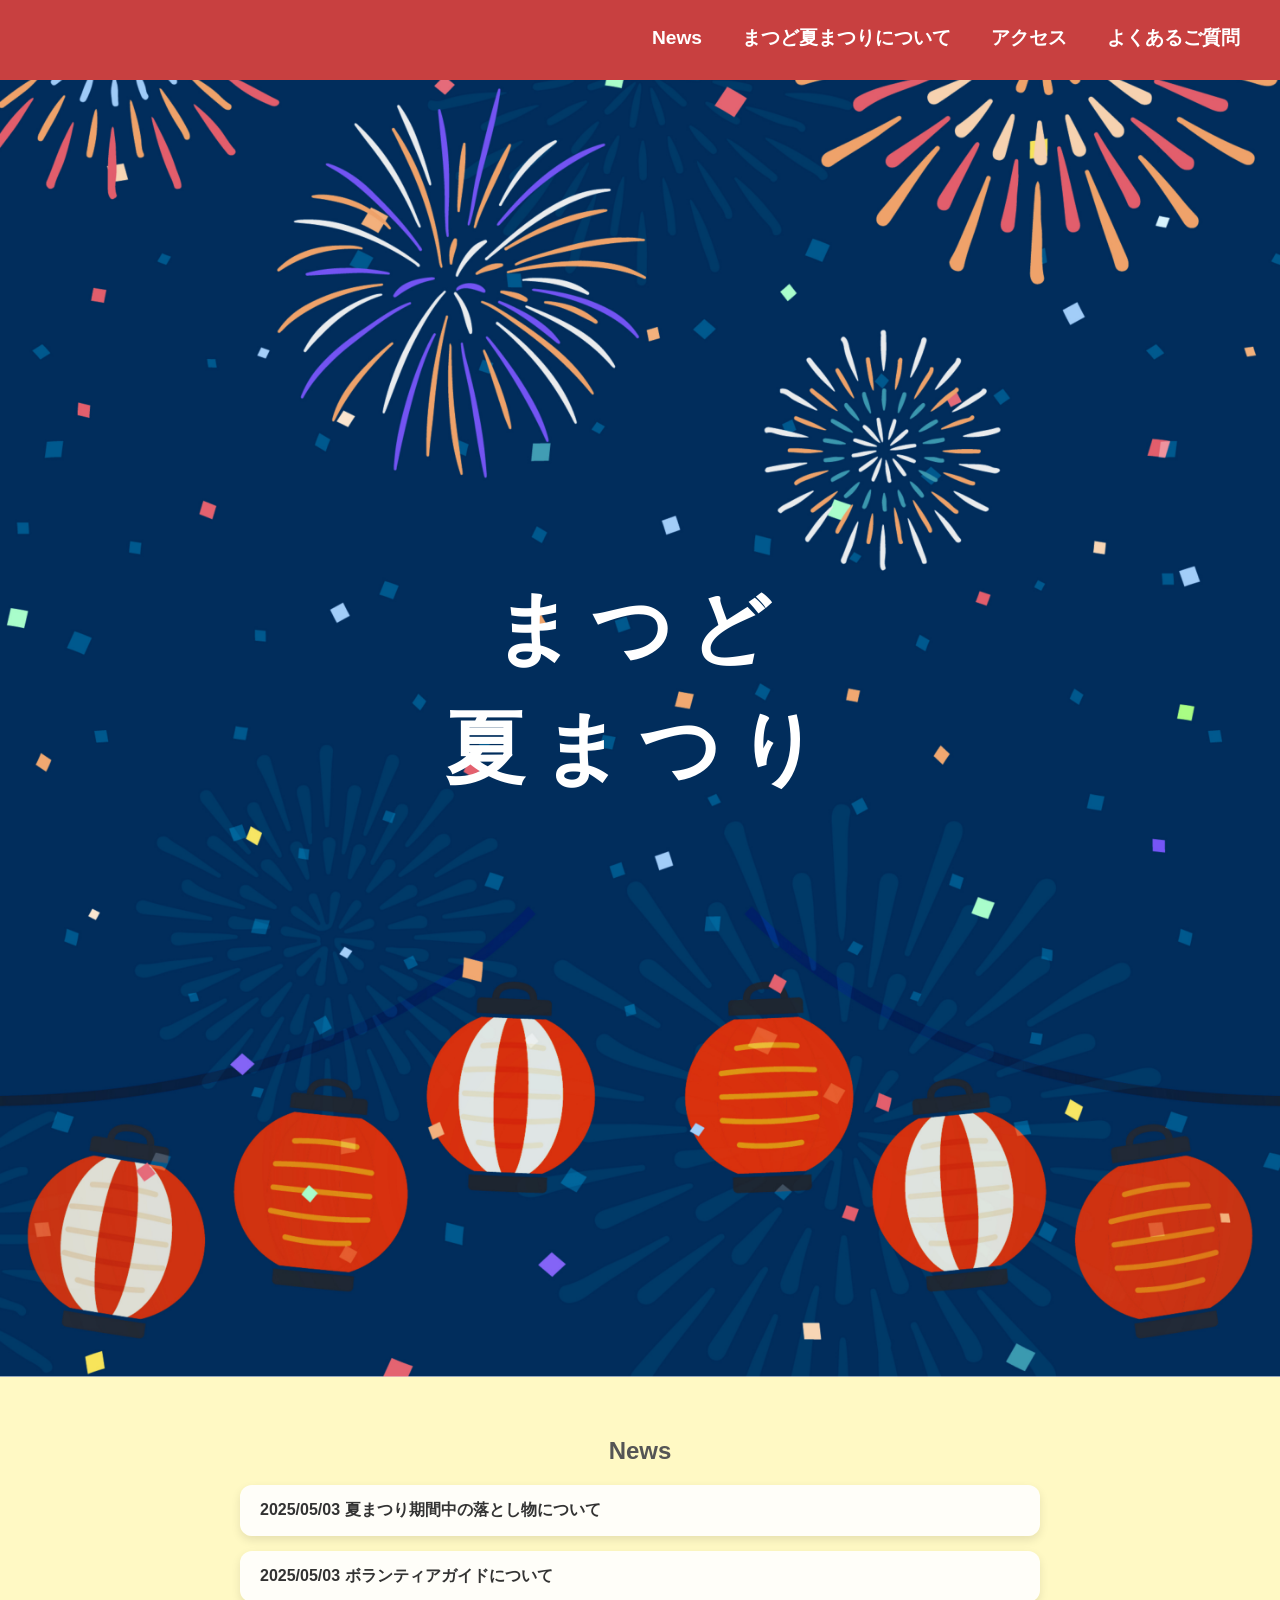
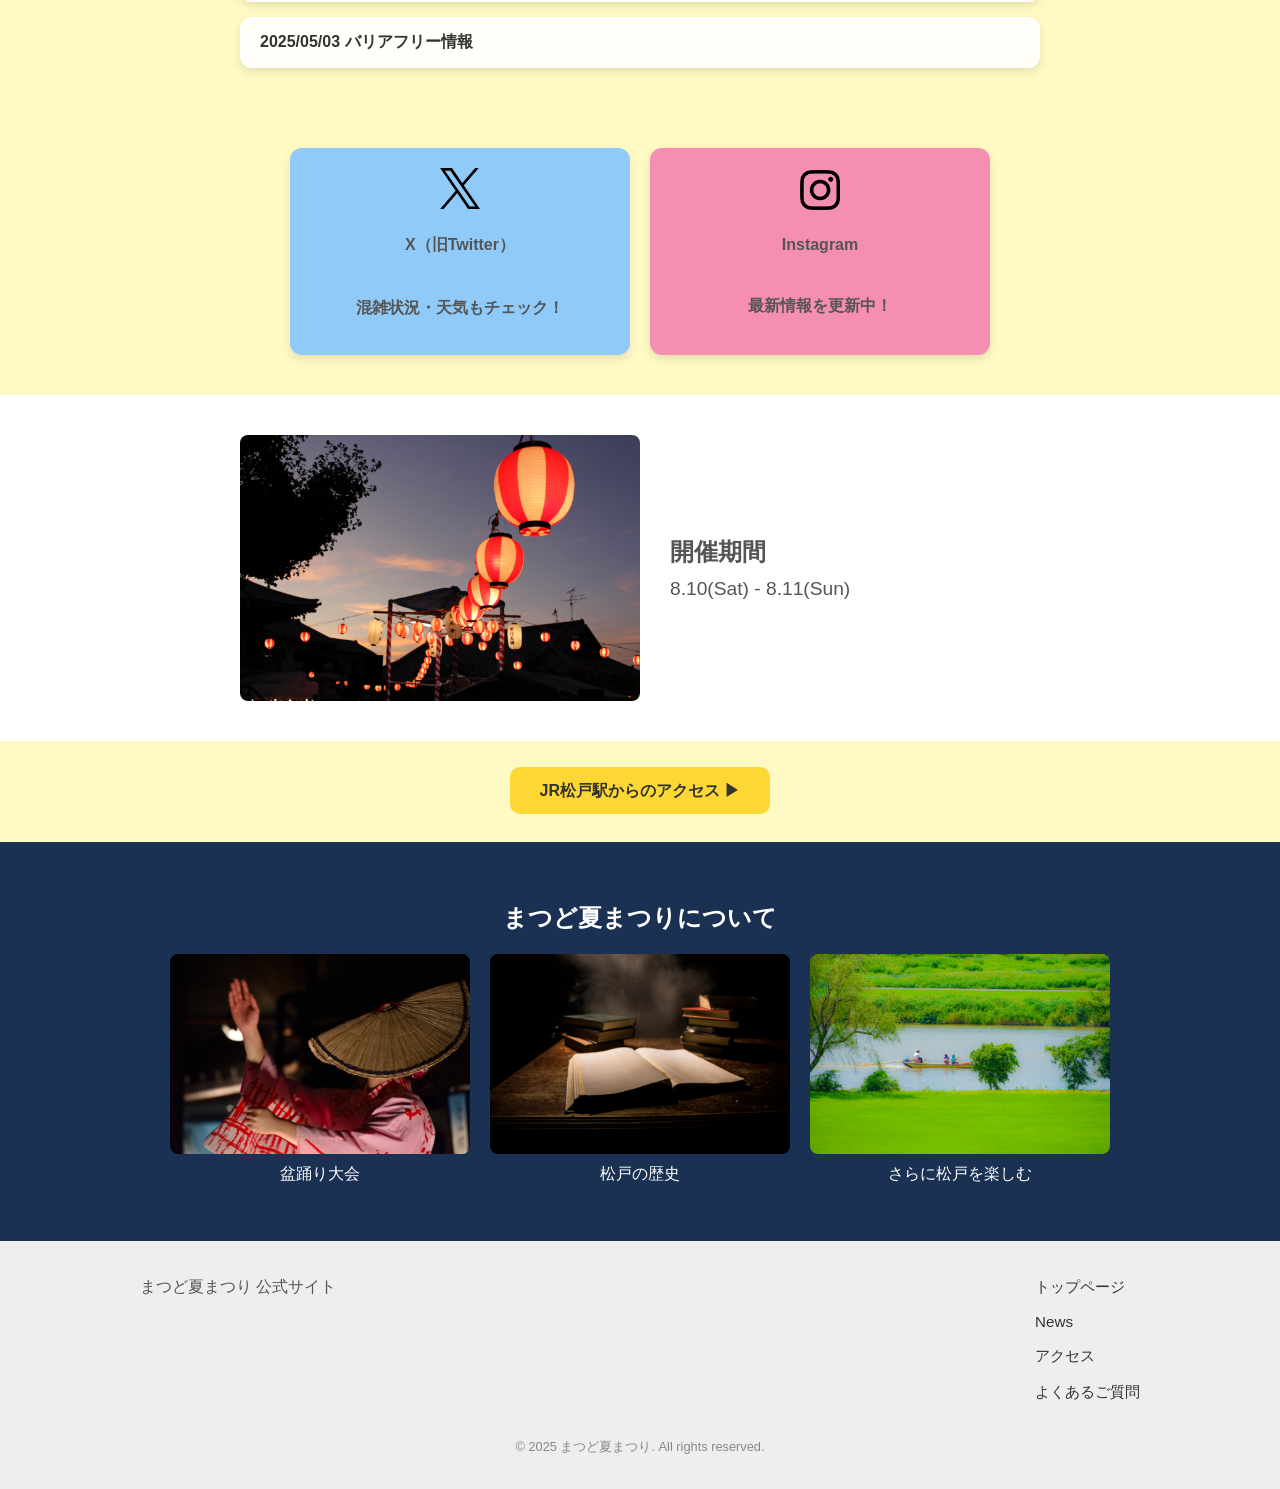
<file: index.html>
<!DOCTYPE html>
<html lang="ja">
<head>
  <meta charset="UTF-8" />
  <meta name="viewport" content="width=device-width, initial-scale=1.0" />
  <title>まつど夏まつり | 公式イベントサイト</title>
  <meta name="description" content="千葉県松戸市で開催される、まつど夏まつりの公式情報サイト。開催日程、アクセス、よくある質問などをご案内します。" />
  <meta name="keywords" content="松戸, 夏祭り, 盆踊り, イベント, まつり, 千葉県, Matsudo Festival" />
  <meta name="robots" content="index, follow" />
  <meta property="og:title" content="まつど夏まつり | 公式イベントサイト" />
  <meta property="og:description" content="松戸市で開催される夏まつりの詳細はこちら。盆踊りや屋台など盛りだくさん！" />
  <meta property="og:image" content="images/ogp.jpg" />
  <meta property="og:url" content="https://yourdomain.com" />
  <meta name="twitter:card" content="summary_large_image" />
  <link rel="stylesheet" href="style.css" />
  <link rel="icon" href="favicon.ico">
  <link rel="apple-touch-icon" href="apple-touch-icon.png">
  <link rel="icon" type="image/png" sizes="192x192" href="icon-192.png">
  <link rel="icon" type="image/png" sizes="512x512" href="icon-512.png">

  <style>
    html, body {
      margin: 0;
      padding: 0;
      overflow-x: hidden;
    }

    img {
      max-width: 100%;
      height: auto;
      display: block;
    }
    
    .nav {
      height: 80px;
    }

    .nav ul {
      align-items: center;
    }

    .card-inner img {
      max-width: 40px;
    }

    @media screen and (max-width: 768px) {
      .header {
        height: 100vh;
      }

      .card-inner img {
        max-width: 30px;
      }

      .feature img,
      .fuukei {
        max-width: 90%;
      }
    }
  </style>
</head>
<body>
  <header class="header" role="banner">
    <nav class="nav" role="navigation" aria-label="グローバルナビゲーション">
      <ul>
        <li><a href="#news">News</a></li>
        <li><a href="#about">まつど夏まつりについて</a></li>
        <li><a href="access.html">アクセス</a></li>
        <li><a href="faq.html">よくあるご質問</a></li>
      </ul>
    </nav>
    <div class="hero">
      <h1>まつど<br>夏まつり</h1>
    </div>
  </header>

  <main>
    <section class="news" id="news" aria-label="お知らせ">
      <div class="container">
        <h2>News</h2>
        <div class="news-list">
          <a href="news.html" class="news-card">2025/05/03 夏まつり期間中の落とし物について</a>
          <a href="news.html" class="news-card">2025/05/03 ボランティアガイドについて</a>
          <a href="news.html" class="news-card">2025/05/03 バリアフリー情報</a>
        </div>
      </div>
    </section>

    <section class="sns" id="sns" aria-label="公式SNS">
      <div class="container">
        <div class="card twitter">
          <div class="card-inner">
            <img src="images/x-logo/logo-black.png" alt="X（旧Twitter）のロゴ" />
            <p class="sns-name">X（旧Twitter）</p>
            <p class="sns-desc">混雑状況・天気もチェック！</p>
          </div>
        </div>

        <div class="card insta">
          <div class="card-inner">
            <img src="images/01 Static Glyph/03 Black Glyph/Instagram_Glyph_Black.png" alt="Instagramのロゴ" />
            <p class="sns-name">Instagram</p>
            <p class="sns-desc">最新情報を更新中！</p>
          </div>
        </div>
      </div>
    </section>

    <section class="date-section" aria-label="開催日程">
      <div class="container">
        <div class="date-wrapper">
          <img src="images/day.jpeg" alt="まつりの風景写真" class="fuukei" />
          <div class="date-info">
            <h2>開催期間</h2>
            <p>8.10(Sat) - 8.11(Sun)</p>
          </div>
        </div>
      </div>
    </section>

    <section class="access" id="access">
      <a href="access.html" class="access-btn">JR松戸駅からのアクセス ▶</a>
    </section>

    <section class="about" id="about" aria-label="まつど夏まつりの紹介">
      <h2>まつど夏まつりについて</h2>
      <div class="features">
        <div class="feature">
          <img src="images/bonodori.jpeg" alt="盆踊り大会の様子" />
          <p>盆踊り大会</p>
        </div>
        <div class="feature">
          <img src="images/history.jpeg" alt="松戸の歴史紹介パネル" />
          <p>松戸の歴史</p>
        </div>
        <div class="feature">
          <img src="images/river.jpeg" alt="川沿いの風景" />
          <p>さらに松戸を楽しむ</p>
        </div>
      </div>
    </section>
  </main>

  <footer class="footer" role="contentinfo">
    <div class="footer-inner">
      <p class="footer-title">まつど夏まつり 公式サイト</p>
      <ul class="footer-links">
        <li><a href="#">トップページ</a></li>
        <li><a href="news.html">News</a></li>
        <li><a href="access.html">アクセス</a></li>
        <li><a href="faq.html">よくあるご質問</a></li>
      </ul>
    </div>
    <p class="copyright">&copy; 2025 まつど夏まつり. All rights reserved.</p>
  </footer>
</body>
</html>
</file>
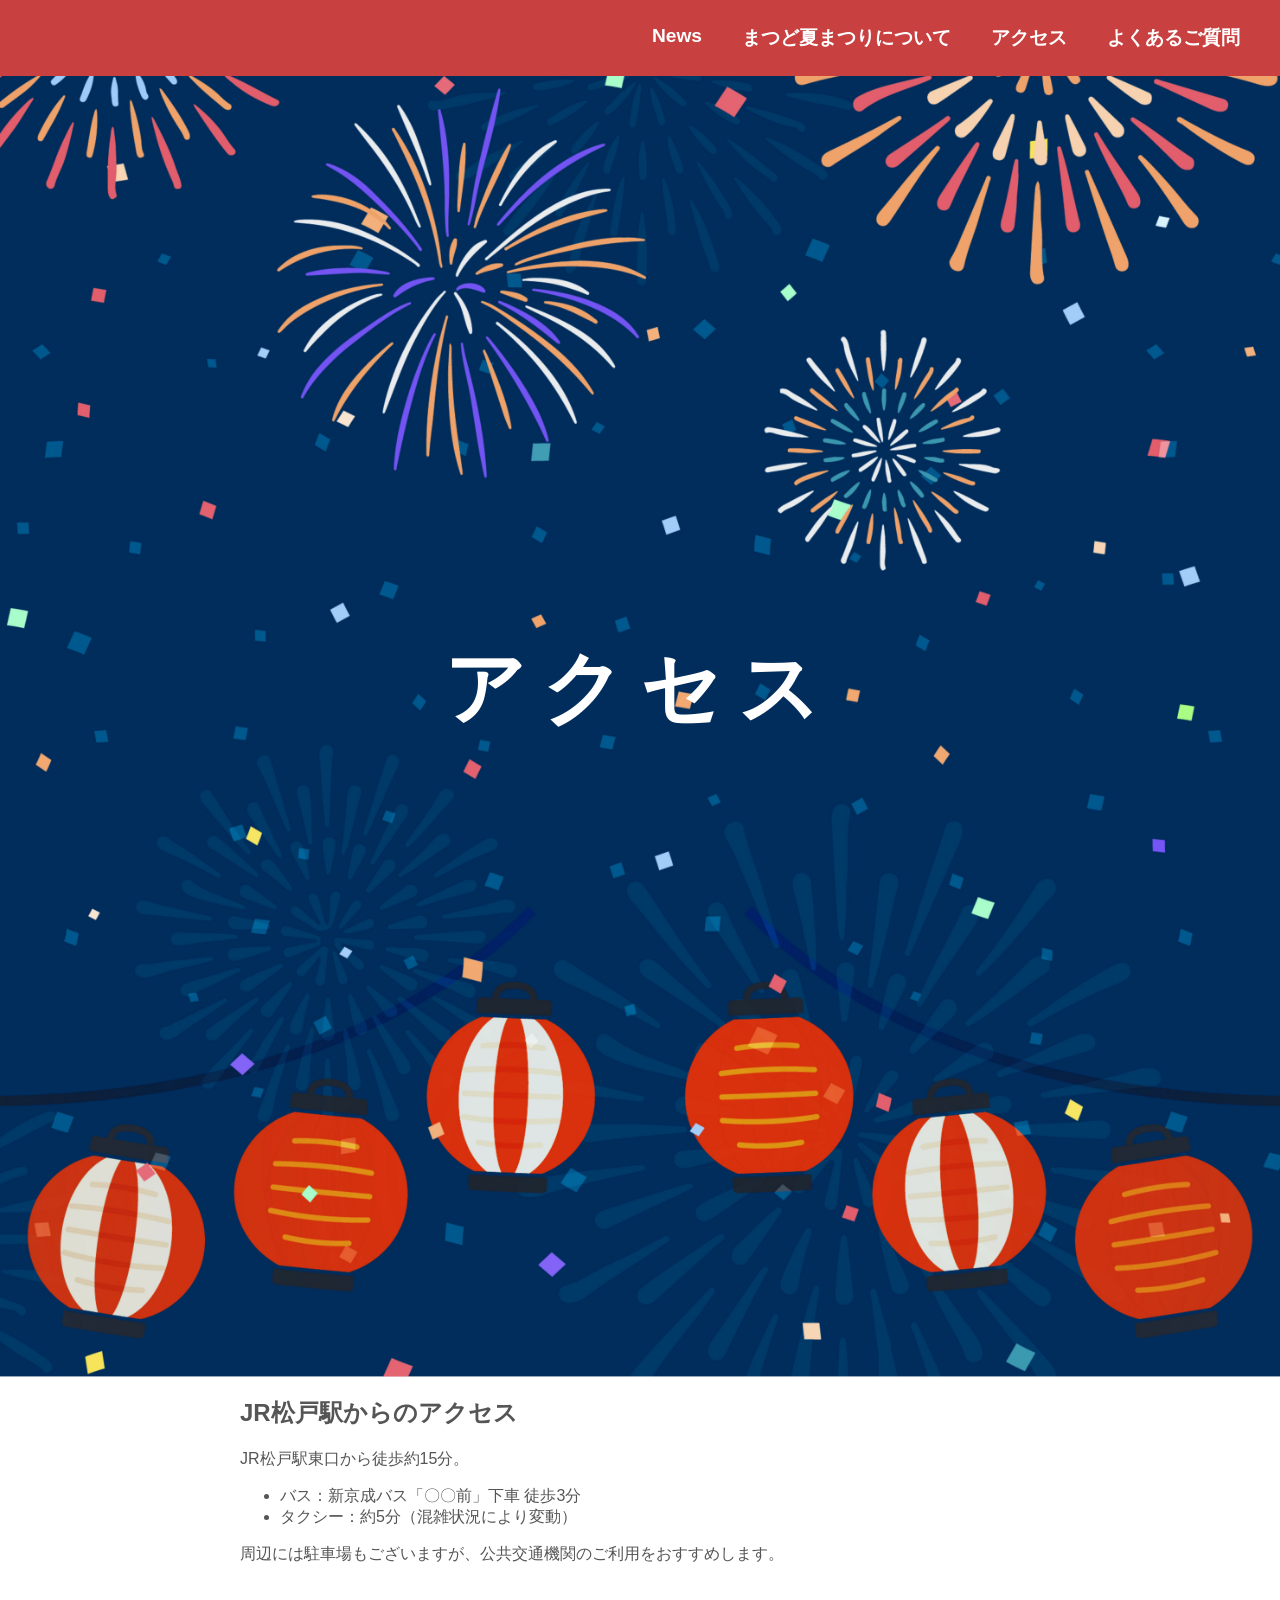
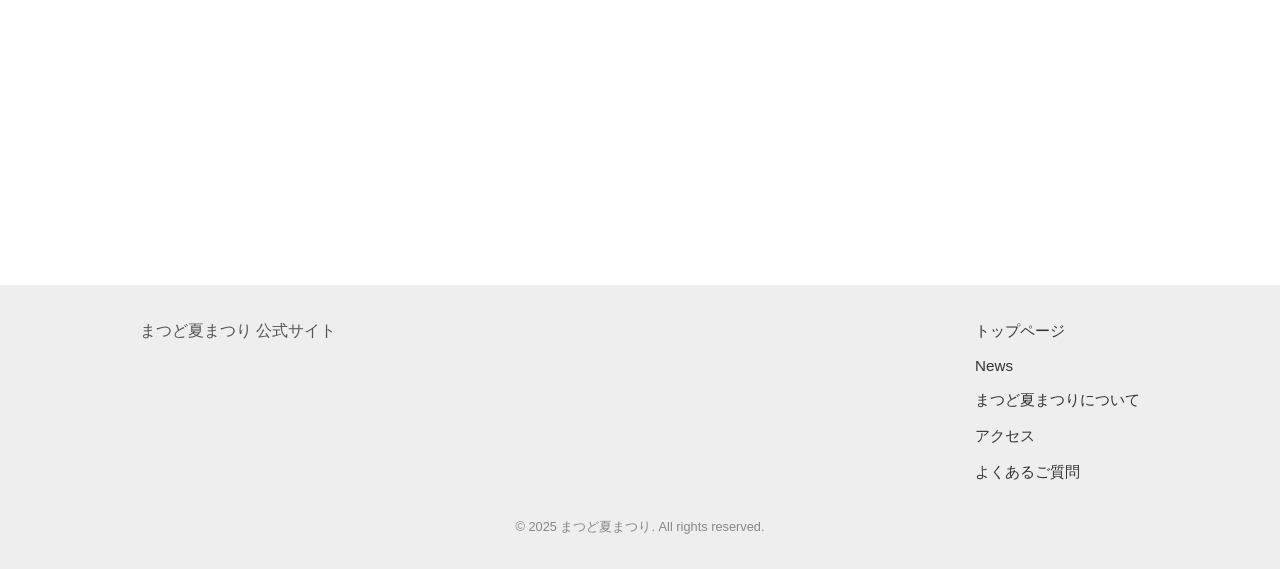
<file: access.html>
<!DOCTYPE html>
<html lang="ja">
<head>
  <meta charset="UTF-8">
  <meta name="viewport" content="width=device-width, initial-scale=1.0">
  <title>アクセス | まつど夏まつり</title>
  <link rel="stylesheet" href="style.css">
</head>
<body>

  <!-- ナビゲーション -->
  <nav class="nav">
    <ul>
      <li><a href="index.html#news">News</a></li>
      <li><a href="index.html#about">まつど夏まつりについて</a></li>
      <li><a href="access.html">アクセス</a></li>
      <li><a href="faq.html">よくあるご質問</a></li>
    </ul>
  </nav>

  <!-- ヘッダー -->
  <header class="header">
    <div class="hero">
      <h1>アクセス</h1>
    </div>
  </header>

  <!-- アクセス情報 -->
  <section class="access-section">
    <div class="container">
      <h2>JR松戸駅からのアクセス</h2>
      <p>JR松戸駅東口から徒歩約15分。</p>
      <ul>
        <li>バス：新京成バス「〇〇前」下車 徒歩3分</li>
        <li>タクシー：約5分（混雑状況により変動）</li>
      </ul>
      <p>周辺には駐車場もございますが、公共交通機関のご利用をおすすめします。</p>

      <!-- Googleマップ埋め込みなど -->
      <iframe
        src="https://www.google.com/maps/embed?pb=!1m18!1m12!1m3!1d3242.7355071898826!2d139.90162661525812!3d35.77957818016809!2m3!1f0!2f0!3f0!3m2!1i1024!2i768!4f13.1!3m3!1m2!1s0x60188892574f1ad7%3A0x6c690adf16e24c68!2z44CSMjcxLTAwMzIg5Y2D6JGJ55yM5p2x5biC5p2x5Yy65p2x5Yy65YWr5rC455S677yR5LiB55uu77yR77yT4oiS77yX!5e0!3m2!1sja!2sjp!4v1617170164064!5m2!1sja!2sjp"
        width="100%" height="300" style="border:0;" allowfullscreen="" loading="lazy"></iframe>
    </div>
  </section>

  <!-- フッター -->
  <footer class="footer">
    <div class="footer-inner">
      <p class="footer-title">まつど夏まつり 公式サイト</p>
      <ul class="footer-links">
        <li><a href="index.html">トップページ</a></li>
        <li><a href="index.html#news">News</a></li>
        <li><a href="index.html#about">まつど夏まつりについて</a></li>
        <li><a href="access.html">アクセス</a></li>
        <li><a href="faq.html">よくあるご質問</a></li>
      </ul>
    </div>
    <p class="copyright">&copy; 2025 まつど夏まつり. All rights reserved.</p>
  </footer>

</body>
</html>
</file>
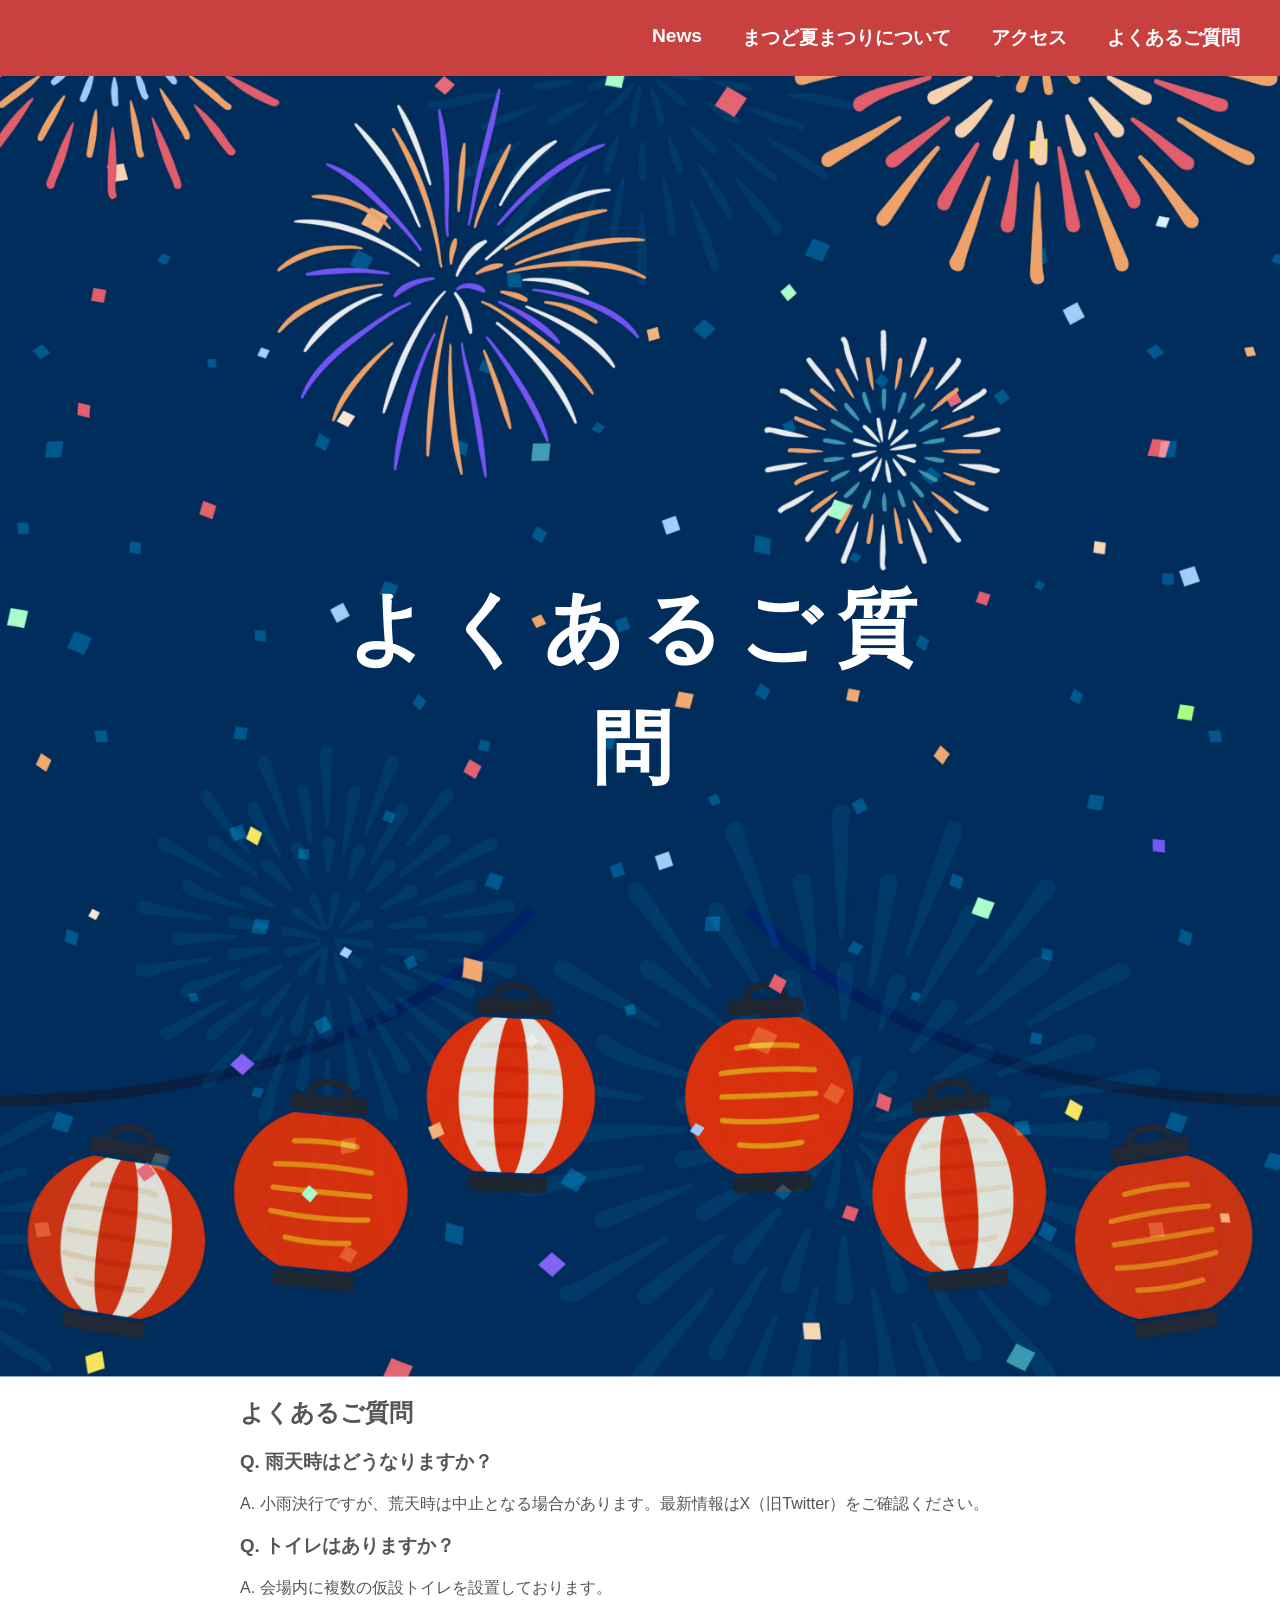
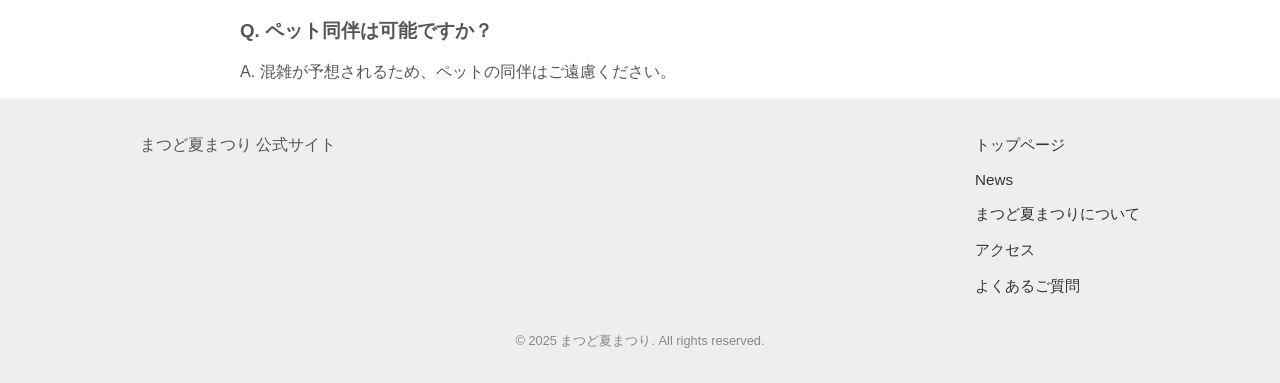
<file: faq.html>
<!DOCTYPE html>
<html lang="ja">
<head>
  <meta charset="UTF-8">
  <meta name="viewport" content="width=device-width, initial-scale=1.0">
  <title>よくあるご質問 | まつど夏まつり</title>
  <link rel="stylesheet" href="style.css">
</head>
<body>

  <!-- ナビゲーション -->
  <nav class="nav">
    <ul>
      <li><a href="index.html#news">News</a></li>
      <li><a href="index.html#about">まつど夏まつりについて</a></li>
      <li><a href="index.html#access">アクセス</a></li>
      <li><a href="faq.html">よくあるご質問</a></li>
    </ul>
  </nav>

  <!-- ヘッダー -->
  <header class="header">
    <div class="hero">
      <h1>よくあるご質問</h1>
    </div>
  </header>

  <!-- FAQセクション -->
  <section class="faq-section">
    <div class="container">
      <h2>よくあるご質問</h2>
      <div class="faq-item">
        <h3>Q. 雨天時はどうなりますか？</h3>
        <p>A. 小雨決行ですが、荒天時は中止となる場合があります。最新情報はX（旧Twitter）をご確認ください。</p>
      </div>
      <div class="faq-item">
        <h3>Q. トイレはありますか？</h3>
        <p>A. 会場内に複数の仮設トイレを設置しております。</p>
      </div>
      <div class="faq-item">
        <h3>Q. ペット同伴は可能ですか？</h3>
        <p>A. 混雑が予想されるため、ペットの同伴はご遠慮ください。</p>
      </div>
    </div>
  </section>

  <!-- フッター -->
  <footer class="footer">
    <div class="footer-inner">
      <p class="footer-title">まつど夏まつり 公式サイト</p>
      <ul class="footer-links">
        <li><a href="index.html">トップページ</a></li>
        <li><a href="index.html#news">News</a></li>
        <li><a href="index.html#about">まつど夏まつりについて</a></li>
        <li><a href="index.html#access">アクセス</a></li>
        <li><a href="faq.html">よくあるご質問</a></li>
      </ul>
    </div>
    <p class="copyright">&copy; 2025 まつど夏まつり. All rights reserved.</p>
  </footer>

</body>
</html>
</file>
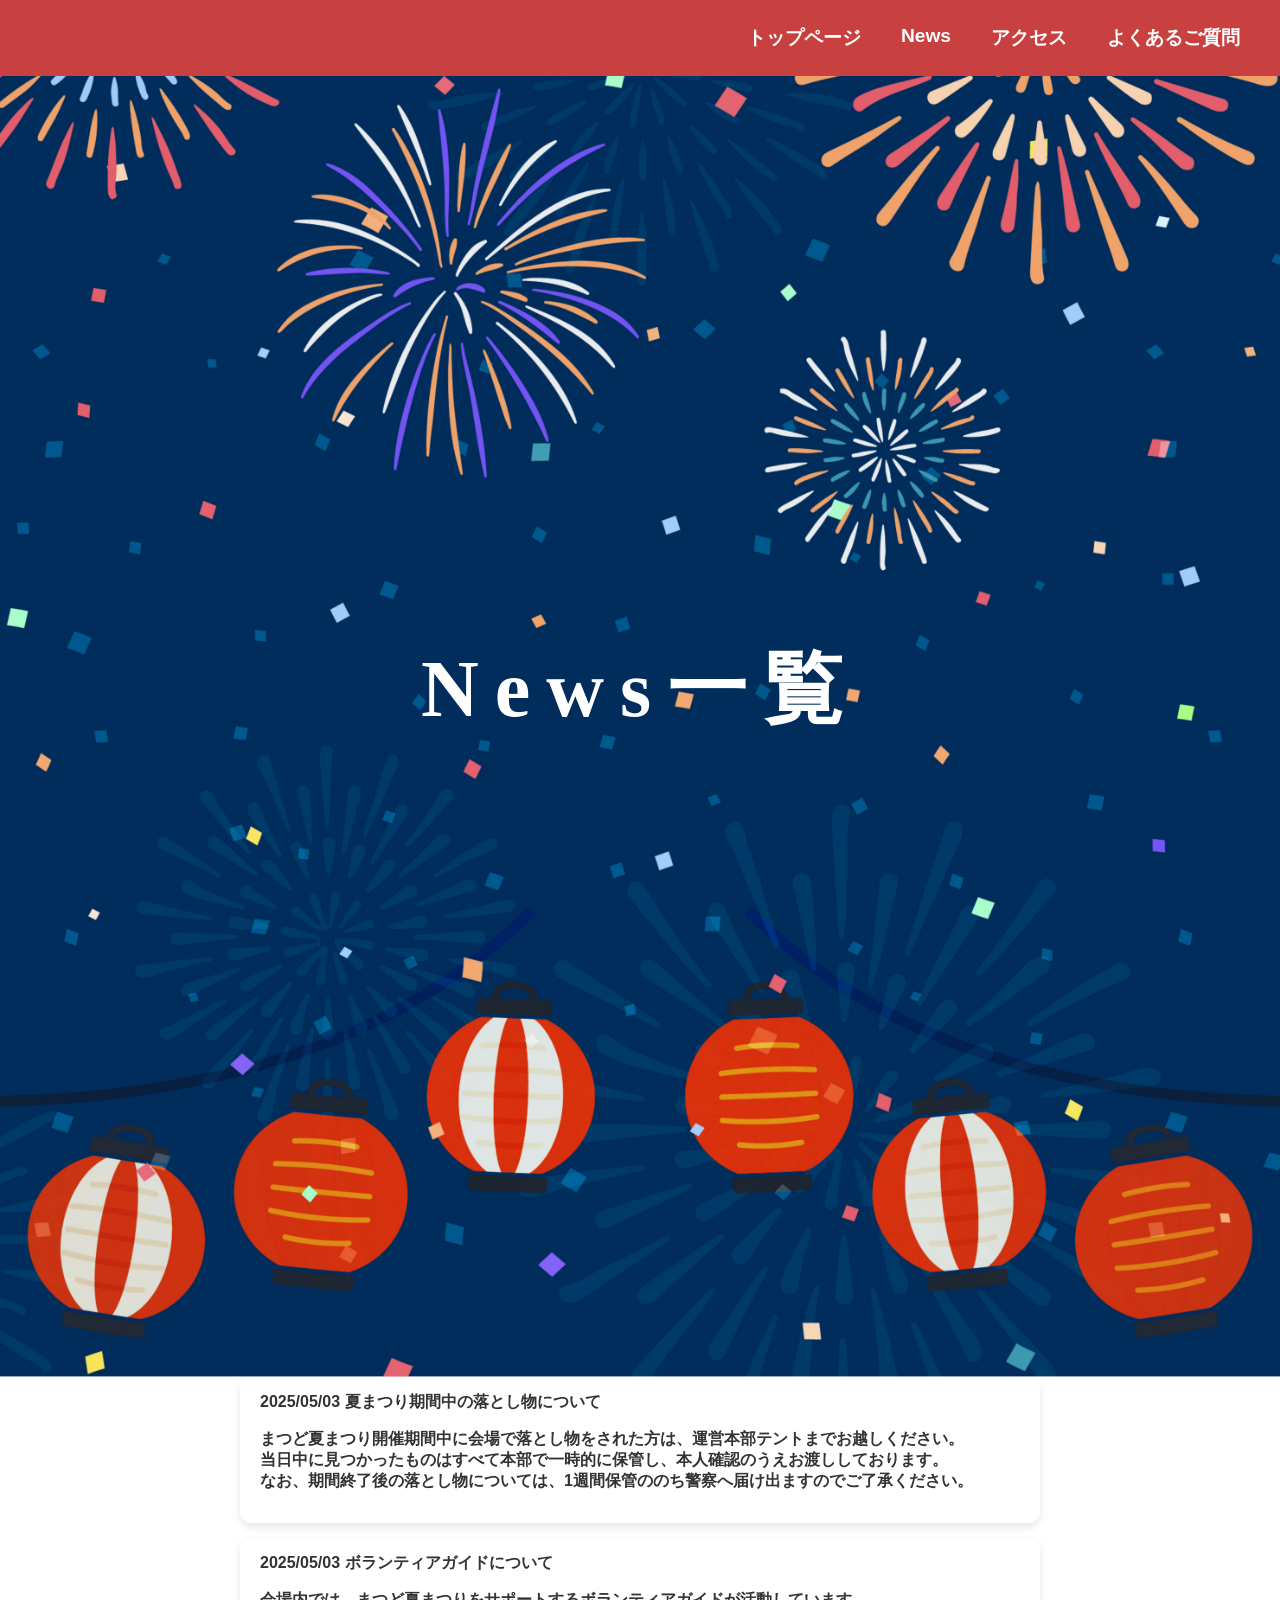
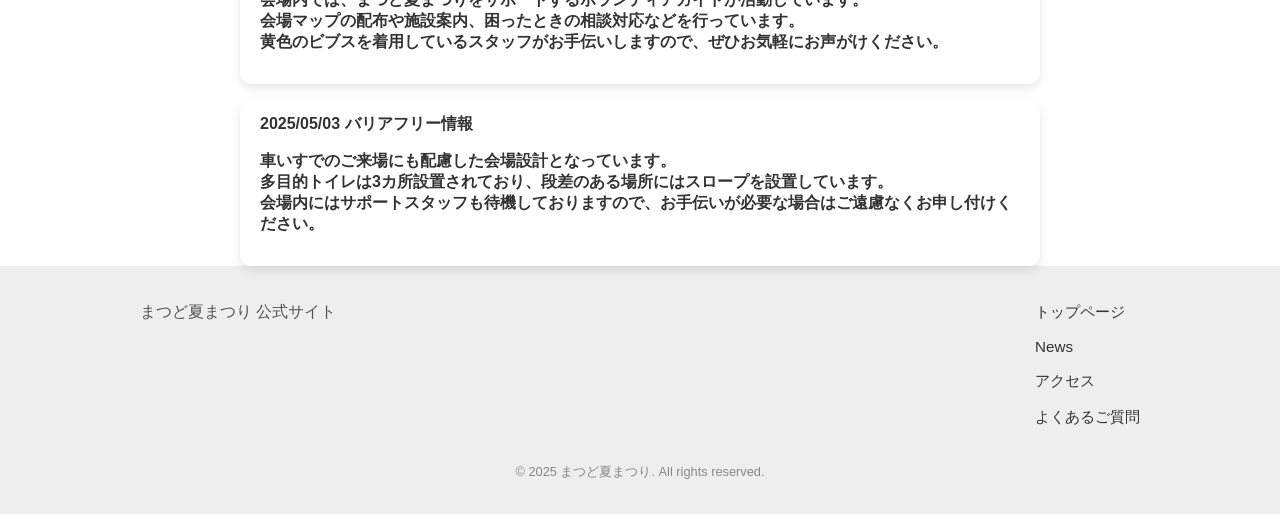
<file: news.html>
<!DOCTYPE html>
<html lang="ja">
<head>
  <meta charset="UTF-8">
  <meta name="viewport" content="width=device-width, initial-scale=1.0">
  <title>News一覧 | まつど夏まつり</title>
  <link rel="stylesheet" href="style.css">
</head>
<body>

  <!-- ナビゲーションとヒーロー：背景画像を持つヘッダー -->
  <header class="header header-news">
    <nav class="nav">
      <ul>
        <li><a href="index.html">トップページ</a></li>
        <li><a href="index.html#news">News</a></li>
        <li><a href="access.html">アクセス</a></li>
        <li><a href="faq.html">よくあるご質問</a></li>
      </ul>
    </nav>
    <div class="hero">
      <h1>News一覧</h1>
    </div>
  </header>


  <section class="news-page">
    <div class="container">
      <div class="news-list">

        <div class="news-card">
          <strong>2025/05/03 夏まつり期間中の落とし物について</strong>
          <p>
            まつど夏まつり開催期間中に会場で落とし物をされた方は、運営本部テントまでお越しください。<br>
            当日中に見つかったものはすべて本部で一時的に保管し、本人確認のうえお渡ししております。<br>
            なお、期間終了後の落とし物については、1週間保管ののち警察へ届け出ますのでご了承ください。
          </p>
        </div>

        <div class="news-card">
          <strong>2025/05/03 ボランティアガイドについて</strong>
          <p>
            会場内では、まつど夏まつりをサポートするボランティアガイドが活動しています。<br>
            会場マップの配布や施設案内、困ったときの相談対応などを行っています。<br>
            黄色のビブスを着用しているスタッフがお手伝いしますので、ぜひお気軽にお声がけください。
          </p>
        </div>

        <div class="news-card">
          <strong>2025/05/03 バリアフリー情報</strong>
          <p>
            車いすでのご来場にも配慮した会場設計となっています。<br>
            多目的トイレは3カ所設置されており、段差のある場所にはスロープを設置しています。<br>
            会場内にはサポートスタッフも待機しておりますので、お手伝いが必要な場合はご遠慮なくお申し付けください。
          </p>
        </div>

      </div>
    </div>
  </section>
<footer class="footer">
  <div class="footer-inner">
    <p class="footer-title">まつど夏まつり 公式サイト</p>
    <ul class="footer-links">
      <li><a href="index.html">トップページ</a></li>
      <li><a href="news.html">News</a></li>
      <li><a href="access.html">アクセス</a></li>
      <li><a href="faq.html">よくあるご質問</a></li>
    </ul>
  </div>
  <p class="copyright">&copy; 2025 まつど夏まつり. All rights reserved.</p>
</footer>

</body>
</html>
</file>
<file: style.css>
@charset "UTF-8";
/* 共通設定 */
body {
  margin: 0;
  font-family: 'Yu Gothic', sans-serif;
  color: #555;
  background: #fff;
  overflow-x: hidden;
}

.container {
  max-width: 800px;
  margin: 0 auto;
  padding: 0 20px;
}

section {
  scroll-margin-top: 80px;
}

/* ヘッダー */
.header {
  background-image: url("images/top.jpeg");
  background-size: cover;
  background-position: center;
  background-repeat: no-repeat;
  height: 1297px;
  position: relative;
  padding-top: 80px;
}

@media screen and (max-width: 768px) {
  .header {
    height: 100vh;
  }
  .hero h1 {
    font-size: 2.2rem;
    line-height: 1.3;
    padding: 0 10px;
    word-break: keep-all;
  }
}

.hero {
  position: absolute;
  top: 50%;
  left: 50%;
  transform: translate(-50%, -50%);
  text-align: center;
}

.hero h1 {
  font-family: 'Hiragino Mincho ProN', 'Yu Mincho', serif;
  font-size: 5rem;
  color: white;
  margin: 0;
  line-height: 1.5;
  letter-spacing: 0.2em;
}

@media screen and (max-width: 768px) {
  .hero h1 {
    font-size: 3rem;
  }
}

/* ナビゲーション */
.nav {
  position: fixed;
  top: 0;
  width: 100%;
  background: #c84040;
  z-index: 1000;
}

.nav ul {
  display: flex;
  justify-content: flex-end;
  gap: 40px;
  list-style: none;
  padding: 25px 40px;
  margin: 0;
  background-color: #c84040;
}

.nav a {
  color: white;
  font-weight: bold;
  text-decoration: none;
  font-size: 1.2rem;
}

@media screen and (max-width: 768px) {
  .nav ul {
    flex-direction: column;
    align-items: center;
    padding: 10px;
    gap: 10px;
  }

  .nav li {
    width: 100%;
    text-align: center;
  }
}

/* Newsセクション */
.news {
  padding: 40px 20px;
  background: #fff9c4;
  text-align: center;
}

.news-list {
  display: flex;
  flex-direction: column;
  gap: 15px;
  max-width: 800px;
  margin: 0 auto;
}

.news-card {
  background: rgba(255, 255, 255, 0.9);
  padding: 15px 20px;
  border-radius: 12px;
  box-shadow: 0 4px 10px rgba(0,0,0,0.1);
  text-align: left;
  color: #333;
  font-weight: bold;
  text-decoration: none;
}

/* SNSカード */
.sns {
  background: #fff9c4;
  padding: 40px 0;
}

.sns .container {
  display: flex;
  justify-content: center;
  flex-wrap: wrap;
  gap: 20px;
}

.card {
  display: flex;
  flex-direction: column;
  justify-content: center;
  align-items: center;
  padding: 20px;
  text-align: center;
  border-radius: 12px;
  box-shadow: 0 4px 10px rgba(0,0,0,0.1);
  font-weight: bold;
  flex: 1;
  min-width: 250px;
  max-width: 300px;
}

.twitter {
  background-color: #90caf9;
}

.insta {
  background-color: #f48fb1;
}

.card-inner {
  display: flex;
  flex-direction: column;
  align-items: center;
  gap: 10px;
}

.card-inner img {
  width: 40px;
  height: auto;
}

@media screen and (max-width: 768px) {
  .card-inner img {
    width: 30px;
  }
}

/* 日程 */
.date-section {
  padding: 40px 20px;
}

.date-wrapper {
  display: flex;
  align-items: center;
  gap: 30px;
  flex-wrap: wrap;
  max-width: 800px;
  margin: 0 auto;
}

.fuukei {
  width: 100%;
  max-width: 400px;
  border-radius: 8px;
}

.date-info {
  color: #555;
}

.date-info h2 {
  font-size: 1.5rem;
  margin: 0 0 10px 0;
}

.date-info p {
  font-size: 1.2rem;
  margin: 0;
}

/* アクセス */
.access {
  padding: 40px 20px;
  text-align: center;
  background: #fff9c4;
}

.access-btn {
  background: #fdd835;
  padding: 15px 30px;
  text-decoration: none;
  font-weight: bold;
  border-radius: 10px;
  color: #333;
}

/* まつど夏まつり紹介 */
.about {
  background: #1a3153;
  color: white;
  padding: 40px 20px;
  text-align: center;
}

.features {
  display: flex;
  justify-content: center;
  flex-wrap: wrap;
  gap: 20px;
  margin-top: 20px;
}

.feature img {
  width: 100%;
  max-width: 300px;
  border-radius: 8px;
}

.feature p {
  margin-top: 10px;
}

/* フッター */
.footer {
  padding: 20px;
  background: #eee;
}

.footer-inner {
  display: flex;
  justify-content: space-between;
  flex-wrap: wrap;
  max-width: 1000px;
  margin: 0 auto;
}

.footer-links {
  display: flex;
  flex-direction: column;
  gap: 15px;
  list-style: none;
  padding: 0;
}

.footer-links a {
  color: #333;
  text-decoration: none;
  font-size: 0.95rem;
}

.copyright {
  text-align: center;
  font-size: 0.8rem;
  color: #888;
  margin-top: 20px;
}

/* 画像調整 */
img {
  max-width: 100%;
  height: auto;
  display: block;
}
</file>
